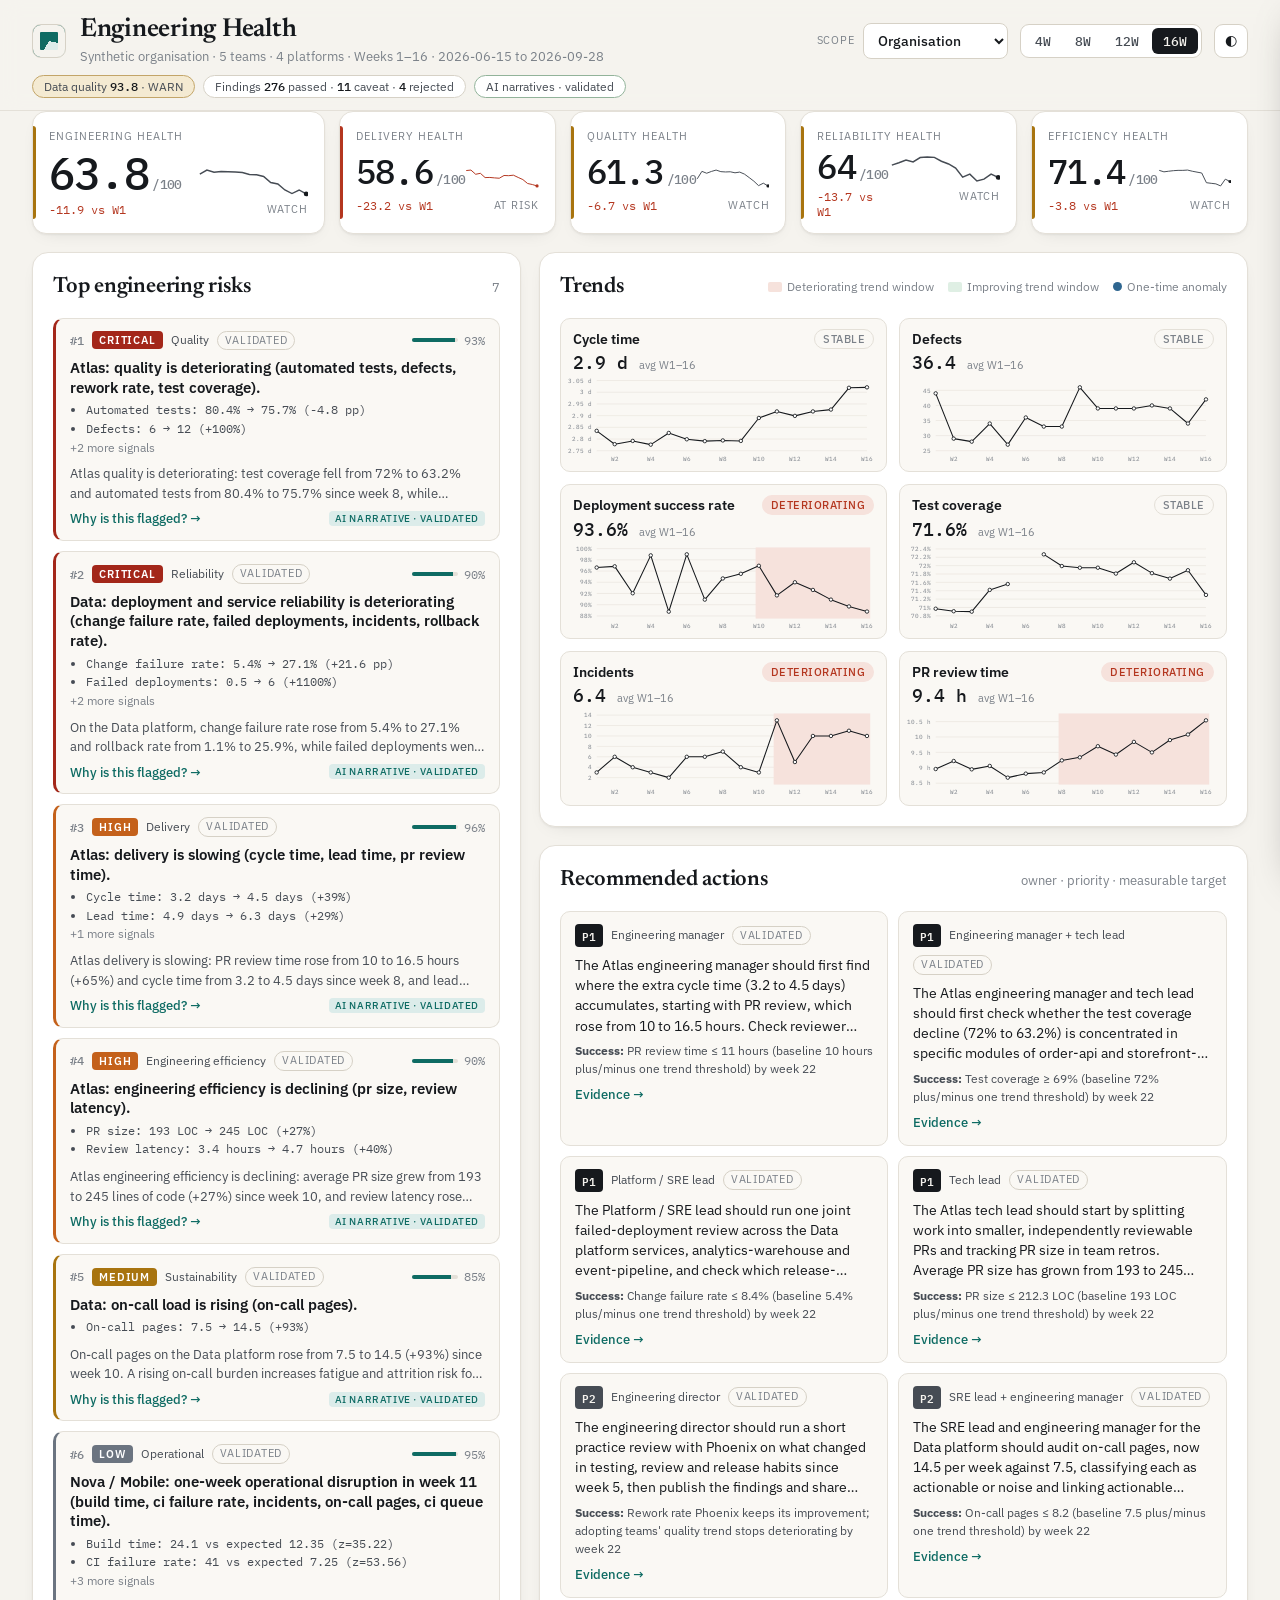
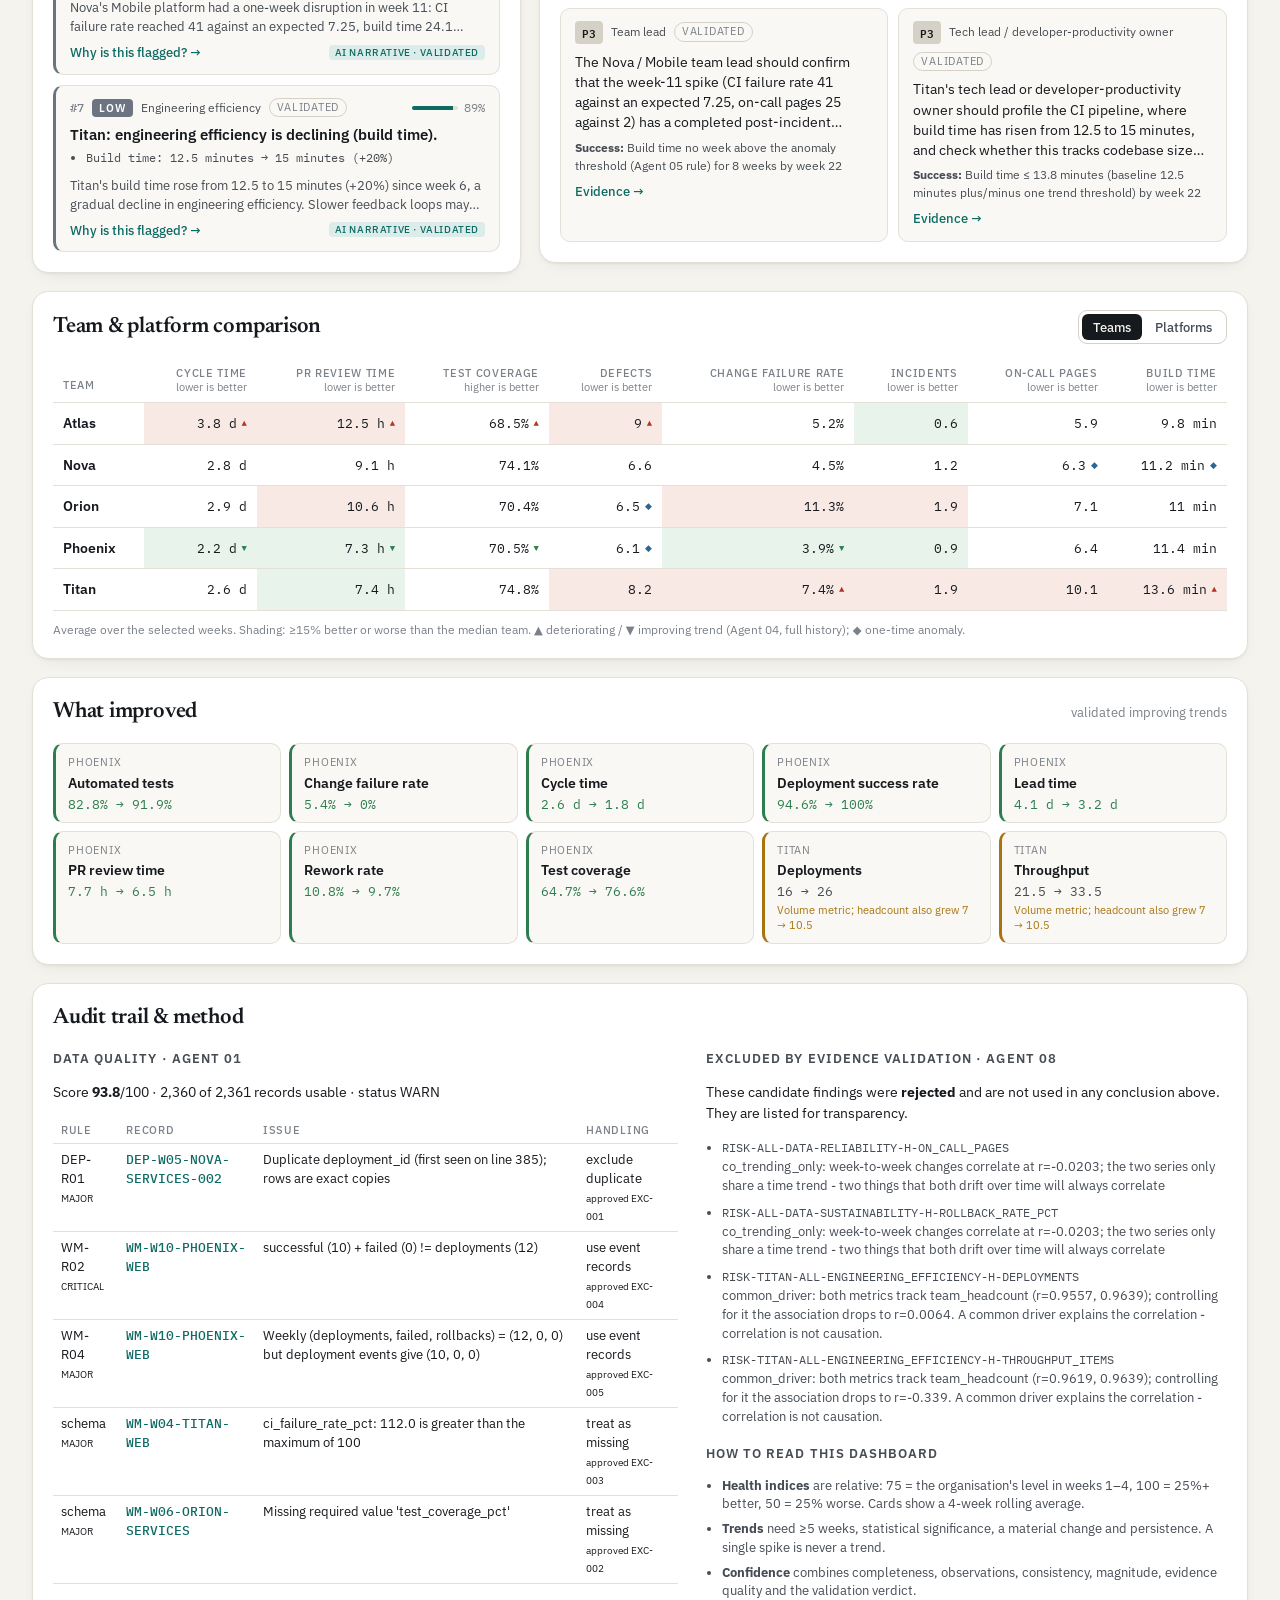
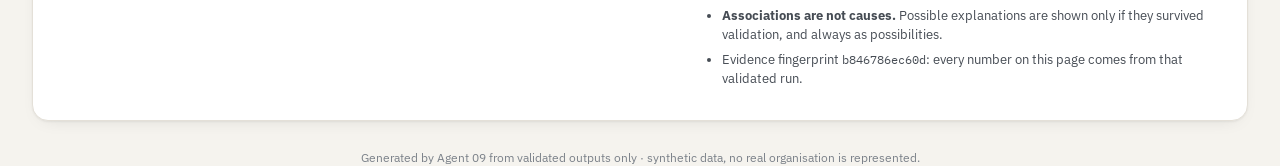
<file: dashboard/index.html>
<!doctype html>
<html lang="en">
<head>
  <meta charset="utf-8">
  <meta name="viewport" content="width=device-width, initial-scale=1">
  <title>Engineering Health</title>
  <meta name="description" content="Engineering Health Intelligence System - validated insights from synthetic engineering data.">
  <link rel="preconnect" href="https://fonts.googleapis.com">
  <link rel="preconnect" href="https://fonts.gstatic.com" crossorigin>
  <link href="https://fonts.googleapis.com/css2?family=IBM+Plex+Mono:wght@400;500&family=IBM+Plex+Sans:wght@400;500;600&family=Newsreader:opsz,wght@6..72,500;6..72,600&display=swap" rel="stylesheet">
  <link rel="stylesheet" href="css/dashboard.css">
  <script>try { var t = localStorage.getItem("ehis-theme"); if (t) document.documentElement.dataset.theme = t; } catch (e) {}</script>
</head>
<body>
  <header class="top">
    <div class="wrap top-inner">
      <div class="brand">
        <span class="mark" aria-hidden="true"></span>
        <div>
          <h1>Engineering Health</h1>
          <p class="sub">Synthetic organisation · 5 teams · 4 platforms · <span id="period-label"></span></p>
        </div>
      </div>
      <div class="controls">
        <label class="sel"><span>Scope</span><select id="scope-select" aria-label="Scope"></select></label>
        <div class="seg" role="group" aria-label="Time period">
          <button data-weeks="4">4W</button><button data-weeks="8">8W</button><button data-weeks="12">12W</button><button data-weeks="16">16W</button>
        </div>
        <button id="theme-toggle" class="icon" aria-label="Toggle light or dark theme" title="Toggle theme">◐</button>
      </div>
    </div>
    <div class="wrap status" id="status"></div>
  </header>

  <main class="wrap">
    <section aria-labelledby="kpi-h">
      <h2 id="kpi-h" class="sr">Key indicators</h2>
      <div class="kpis" id="kpis"></div>
    </section>

    <div class="grid-main">
      <section class="panel" aria-labelledby="risk-h">
        <div class="panel-head"><h2 id="risk-h">Top engineering risks</h2><span class="muted" id="risk-count"></span></div>
        <div id="risks" class="risks"></div>
      </section>
      <div class="stack">
        <section class="panel" aria-labelledby="trend-h">
          <div class="panel-head"><h2 id="trend-h">Trends</h2><div class="legend" id="trend-legend"></div></div>
          <div id="trends" class="trends"></div>
        </section>
        <section class="panel" aria-labelledby="rec-h">
          <div class="panel-head"><h2 id="rec-h">Recommended actions</h2><span class="muted">owner · priority · measurable target</span></div>
          <div id="recs" class="recs"></div>
        </section>
      </div>
    </div>

    <section class="panel" aria-labelledby="cmp-h">
      <div class="panel-head"><h2 id="cmp-h">Team &amp; platform comparison</h2>
        <div class="seg small" role="group" aria-label="Compare by"><button data-compare="team">Teams</button><button data-compare="platform">Platforms</button></div></div>
      <div id="compare" class="scroll-x"></div>
    </section>

    <section class="panel" aria-labelledby="imp-h">
      <div class="panel-head"><h2 id="imp-h">What improved</h2><span class="muted">validated improving trends</span></div>
      <div id="improved" class="improved"></div>
    </section>

    <section class="panel" id="audit-section" aria-labelledby="audit-h">
      <div class="panel-head"><h2 id="audit-h">Audit trail &amp; method</h2></div>
      <div id="audit" class="audit"></div>
    </section>

    <footer class="foot">Generated by Agent 09 from validated outputs only · synthetic data, no real organisation is represented.</footer>
  </main>

  <div id="scrim" class="scrim"></div>
  <aside id="drawer" class="drawer" aria-hidden="true" inert aria-labelledby="crumbs" role="dialog">
    <div class="drawer-head"><nav id="crumbs" class="crumbs" aria-label="Drill-down path"></nav>
      <button id="drawer-close" class="icon" aria-label="Close panel">✕</button></div>
    <div id="drawer-body" class="drawer-body"></div>
  </aside>

  <script src="data/dashboard_data.js?v=1167a51c5402"></script>
  <script src="js/model.js"></script>
  <script src="js/charts.js"></script>
  <script src="js/app.js"></script>
</body>
</html>
</file>
<file: dashboard/css/dashboard.css>
/* Engineering Health dashboard. Warm paper, ink, deep teal; editorial type; mono numerals. */
:root {
  --bg: #f5f3ee; --surface: #ffffff; --surface-2: #faf8f4; --line: #e4e0d8; --line-2: #d6d1c6;
  --ink: #16191d; --ink-2: #464c54; --ink-3: #7b8189;
  --accent: #0e6b63; --accent-soft: #dcecea;
  --bad: #b4361f; --bad-soft: #f6e2dc; --good: #2e7d4f; --good-soft: #dfefe4;
  --warn: #a8740f; --warn-soft: #f4ead2; --anom: #2f6690; --anom-soft: #dfe9f2;
  --crit: #a3271a; --high: #c4611b; --med: #a8740f; --low: #6b7480;
  --shadow: 0 1px 2px rgba(22, 25, 29, .05), 0 6px 20px -12px rgba(22, 25, 29, .18);
  --sans: "IBM Plex Sans", system-ui, -apple-system, "Segoe UI", sans-serif;
  --mono: "IBM Plex Mono", ui-monospace, "Cascadia Mono", Consolas, monospace;
  --serif: "Newsreader", Georgia, "Times New Roman", serif;
  color-scheme: light;
}
@media (prefers-color-scheme: dark) {
  :root:not([data-theme="light"]) {
    --bg: #111315; --surface: #181b1e; --surface-2: #1d2024; --line: #2a2e33; --line-2: #363b41;
    --ink: #ece9e3; --ink-2: #b9b6b0; --ink-3: #868a90;
    --accent: #45b3a6; --accent-soft: #173431;
    --bad: #e2715c; --bad-soft: #3a211c; --good: #6cc08d; --good-soft: #1b3324;
    --warn: #dcaa49; --warn-soft: #362c17; --anom: #7fb0d9; --anom-soft: #1b2a37;
    --crit: #ef7d6a; --high: #e8955a; --med: #dcaa49; --low: #9aa1aa;
    --shadow: 0 1px 2px rgba(0, 0, 0, .3), 0 8px 24px -14px rgba(0, 0, 0, .6);
    color-scheme: dark;
  }
}
:root[data-theme="dark"] {
  --bg: #111315; --surface: #181b1e; --surface-2: #1d2024; --line: #2a2e33; --line-2: #363b41;
  --ink: #ece9e3; --ink-2: #b9b6b0; --ink-3: #868a90;
  --accent: #45b3a6; --accent-soft: #173431;
  --bad: #e2715c; --bad-soft: #3a211c; --good: #6cc08d; --good-soft: #1b3324;
  --warn: #dcaa49; --warn-soft: #362c17; --anom: #7fb0d9; --anom-soft: #1b2a37;
  --crit: #ef7d6a; --high: #e8955a; --med: #dcaa49; --low: #9aa1aa;
  --shadow: 0 1px 2px rgba(0, 0, 0, .3), 0 8px 24px -14px rgba(0, 0, 0, .6);
  color-scheme: dark;
}

* { box-sizing: border-box; }
html, body { margin: 0; }
body { background: var(--bg); color: var(--ink); font: 14px/1.5 var(--sans); -webkit-font-smoothing: antialiased; }
.wrap { max-width: 1440px; margin: 0 auto; padding: 0 32px; }
h1, h2, h3 { margin: 0; font-weight: 600; letter-spacing: -.01em; }
h2 { font-family: var(--serif); font-size: 22px; font-weight: 600; }
h3 { font-size: 13px; text-transform: uppercase; letter-spacing: .08em; color: var(--ink-2); margin: 18px 0 8px; }
h2 small, h3 small { font-family: var(--sans); font-size: 12px; font-weight: 400; color: var(--ink-3); text-transform: none; letter-spacing: 0; }
.muted { color: var(--ink-3); font-size: 12.5px; }
.mono { font-family: var(--mono); font-size: 12px; }
.small { font-size: 11.5px; }
.sr { position: absolute; width: 1px; height: 1px; overflow: hidden; clip: rect(0 0 0 0); }
button { font: inherit; color: inherit; }
:focus-visible { outline: 2px solid var(--accent); outline-offset: 2px; }

/* ---------- header ---------- */
.top { position: sticky; top: env(safe-area-inset-top, 0px); z-index: 20; background: color-mix(in srgb, var(--bg) 92%, transparent); backdrop-filter: blur(10px); border-bottom: 1px solid var(--line); }
.top-inner { display: flex; align-items: center; justify-content: space-between; gap: 24px; padding-top: 16px; padding-bottom: 10px; flex-wrap: wrap; }
.brand { display: flex; align-items: center; gap: 14px; }
.mark { width: 34px; height: 34px; border-radius: 9px; background:
  conic-gradient(from 210deg, var(--accent) 0 70%, var(--accent-soft) 70% 100%); box-shadow: inset 0 0 0 7px var(--bg); border: 1px solid var(--line-2); }
.brand h1 { font-family: var(--serif); font-size: 26px; line-height: 1.1; }
.sub { margin: 2px 0 0; color: var(--ink-3); font-size: 12.5px; }
.controls { display: flex; gap: 12px; align-items: center; flex-wrap: wrap; }
.sel { display: flex; align-items: center; gap: 8px; font-size: 11px; text-transform: uppercase; letter-spacing: .08em; color: var(--ink-3); }
select { font: 500 13.5px var(--sans); color: var(--ink); background: var(--surface); border: 1px solid var(--line-2); border-radius: 8px; padding: 7px 30px 7px 10px; }
.seg { display: inline-flex; background: var(--surface); border: 1px solid var(--line-2); border-radius: 9px; padding: 3px; gap: 2px; }
.seg button { border: 0; background: transparent; padding: 5px 11px; border-radius: 6px; cursor: pointer; font: 500 12.5px var(--mono); color: var(--ink-2); }
.seg button[aria-pressed="true"] { background: var(--ink); color: var(--bg); }
.seg.small button { font-family: var(--sans); }
.icon { border: 1px solid var(--line-2); background: var(--surface); width: 34px; height: 34px; border-radius: 9px; cursor: pointer; }
.status { display: flex; gap: 8px; flex-wrap: wrap; padding-bottom: 12px; }
.badge { font: 12px var(--sans); border: 1px solid var(--line-2); background: var(--surface); color: var(--ink-2); border-radius: 999px; padding: 3px 11px; cursor: pointer; }
span.badge { cursor: default; }
.badge b { font-family: var(--mono); font-weight: 500; color: var(--ink); }
.badge.ok { border-color: color-mix(in srgb, var(--good) 45%, var(--line)); }
.badge.warn { border-color: color-mix(in srgb, var(--warn) 55%, var(--line)); background: var(--warn-soft); }

main { padding-top: 22px; padding-bottom: 40px; }

/* ---------- KPI cards ---------- */
.kpis { display: grid; grid-template-columns: minmax(0, 1.35fr) repeat(4, minmax(0, 1fr)); gap: 14px; }
.kpi { position: relative; min-width: 0; text-align: left; background: var(--surface); border: 1px solid var(--line); border-radius: 14px; padding: 16px 16px 14px; cursor: pointer;
  box-shadow: var(--shadow); display: grid; grid-template-columns: 1fr auto; grid-template-areas: "label label" "value spark" "delta band"; row-gap: 4px; transition: border-color .15s, transform .15s; }
.kpi:hover { border-color: var(--line-2); transform: translateY(-1px); }
.kpi::before { content: ""; position: absolute; left: 0; top: 14px; bottom: 14px; width: 3px; border-radius: 0 3px 3px 0; background: var(--ink-3); }
.kpi.b-healthy::before { background: var(--good); } .kpi.b-watch::before { background: var(--warn); } .kpi.b-at-risk::before { background: var(--bad); }
.kpi-label { grid-area: label; font-size: 11px; text-transform: uppercase; letter-spacing: .09em; color: var(--ink-3); }
.kpi-value { grid-area: value; font: 500 34px/1.05 var(--mono); letter-spacing: -.02em; }
.kpi.primary .kpi-value { font-size: 44px; }
.kpi-value small { font-size: 13px; color: var(--ink-3); margin-left: 3px; }
.kpi-delta { grid-area: delta; font: 12px var(--mono); color: var(--ink-3); }
.kpi-delta.up { color: var(--good); } .kpi-delta.down { color: var(--bad); }
.kpi-band { grid-area: band; justify-self: end; font-size: 10.5px; text-transform: uppercase; letter-spacing: .08em; color: var(--ink-3); }
.spark { grid-area: spark; width: 100%; max-width: 110px; min-width: 56px; height: 32px; align-self: end; }
.spark path { fill: none; stroke: var(--ink-2); stroke-width: 1.6; }
.spark circle { fill: var(--ink); }
.spark.b-at-risk path { stroke: var(--bad); } .spark.b-at-risk circle { fill: var(--bad); }
.spark.b-healthy path { stroke: var(--good); } .spark.b-healthy circle { fill: var(--good); }

/* ---------- panels ---------- */
.grid-main { display: grid; grid-template-columns: minmax(0, 1fr) minmax(0, 1.45fr); gap: 18px; margin-top: 18px; }
.grid-two { display: grid; grid-template-columns: minmax(0, 1.45fr) minmax(0, 1fr); gap: 18px; }
.panel { background: var(--surface); border: 1px solid var(--line); border-radius: 16px; padding: 18px 20px 20px; box-shadow: var(--shadow); margin-top: 18px; min-width: 0; }
.grid-main .panel, .grid-two .panel { margin-top: 0; }
.stack { display: flex; flex-direction: column; gap: 18px; min-width: 0; }
.recs { display: grid; grid-template-columns: repeat(2, minmax(0, 1fr)); gap: 10px; }
@media (max-width: 900px) { .recs { grid-template-columns: minmax(0, 1fr); } }
.grid-two { margin-top: 18px; }
.panel-head { display: flex; align-items: baseline; justify-content: space-between; gap: 12px; margin-bottom: 14px; flex-wrap: wrap; }

/* ---------- chips ---------- */
.chip { display: inline-block; font: 500 10.5px var(--sans); letter-spacing: .05em; text-transform: uppercase; padding: 2px 8px; border-radius: 999px; background: var(--surface-2); color: var(--ink-3); border: 1px solid var(--line); white-space: nowrap; }
.chip.c-deteriorating { background: var(--bad-soft); color: var(--bad); border-color: transparent; }
.chip.c-improving { background: var(--good-soft); color: var(--good); border-color: transparent; }
.chip.c-one-time-anomaly { background: var(--anom-soft); color: var(--anom); border-color: transparent; }
.chip.c-volatile { background: var(--warn-soft); color: var(--warn); border-color: transparent; }
.sev { font: 600 10.5px var(--sans); letter-spacing: .08em; padding: 2px 7px; border-radius: 4px; color: #fff; }
.sev.s-critical { background: var(--crit); } .sev.s-high { background: var(--high); } .sev.s-medium { background: var(--med); } .sev.s-low { background: var(--low); }
.cat { font-size: 12px; color: var(--ink-2); }
.verdict { font-size: 10.5px; text-transform: uppercase; letter-spacing: .07em; padding: 1px 7px; border-radius: 999px; border: 1px solid var(--line-2); color: var(--ink-3); }
.verdict.warn { border-color: var(--warn); color: var(--warn); background: var(--warn-soft); }
.conf { display: inline-flex; align-items: center; gap: 6px; font: 11.5px var(--mono); color: var(--ink-3); }
.conf-bar { width: 46px; height: 4px; background: var(--line); border-radius: 2px; overflow: hidden; }
.conf-bar i { display: block; height: 100%; background: var(--accent); }
.ai { font: 500 10px var(--sans); letter-spacing: .06em; text-transform: uppercase; color: var(--accent); background: var(--accent-soft); padding: 1px 6px; border-radius: 4px; white-space: nowrap; }
.link { background: none; border: 0; padding: 0; color: var(--accent); cursor: pointer; font-size: 12.5px; font-weight: 500; text-align: left; }
.link:hover { text-decoration: underline; }
.link.strong { color: var(--ink); font-weight: 600; font-size: 13.5px; }
.empty { color: var(--ink-3); font-style: italic; }

/* ---------- risks ---------- */
.risks { display: flex; flex-direction: column; gap: 10px; }
.risk { border: 1px solid var(--line); border-left: 3px solid var(--low); border-radius: 10px; padding: 12px 14px; background: var(--surface-2); }
.risk.s-critical { border-left-color: var(--crit); } .risk.s-high { border-left-color: var(--high); } .risk.s-medium { border-left-color: var(--med); }
.risk header, .rec header { display: flex; align-items: center; gap: 8px; flex-wrap: wrap; }
.rank { font: 500 12px var(--mono); color: var(--ink-3); }
.risk .conf { margin-left: auto; }
.risk h3 { font-family: var(--sans); text-transform: none; letter-spacing: 0; font-size: 14.5px; color: var(--ink); margin: 8px 0 4px; line-height: 1.35; }
.nar { margin: 4px 0 6px; color: var(--ink-2); font-size: 13px; }
.nar.clamp { display: -webkit-box; -webkit-line-clamp: 2; -webkit-box-orient: vertical; overflow: hidden; }
.ev { margin: 4px 0 8px; padding-left: 16px; font: 12px/1.55 var(--mono); color: var(--ink-2); }
.ev .more { list-style: none; margin-left: -16px; font-family: var(--sans); color: var(--ink-3); font-size: 11.5px; }
.risk-foot { display: flex; justify-content: space-between; align-items: center; gap: 8px; }

/* ---------- trends ---------- */
.trends { display: grid; grid-template-columns: repeat(2, minmax(0, 1fr)); gap: 12px; }
.trend-card { border: 1px solid var(--line); border-radius: 10px; padding: 10px 12px 6px; background: var(--surface-2); min-width: 0; }
.trend-head { display: flex; justify-content: space-between; align-items: center; gap: 8px; }
.trend-value { font: 500 18px var(--mono); margin-top: 2px; }
.trend-value small { font: 11px var(--sans); color: var(--ink-3); }
.legend { display: flex; gap: 14px; flex-wrap: wrap; font-size: 11.5px; color: var(--ink-3); }
.legend span { display: inline-flex; align-items: center; gap: 5px; }
.lg { display: inline-block; width: 14px; height: 3px; border-radius: 2px; background: var(--ink); }
.lg.ref { background: repeating-linear-gradient(90deg, var(--ink-3) 0 3px, transparent 3px 6px); }
.lg.bad { height: 10px; background: var(--bad-soft); } .lg.good { height: 10px; background: var(--good-soft); }
.lg.anomaly { width: 9px; height: 9px; border-radius: 50%; background: var(--anom); }
.chart { width: 100%; height: auto; display: block; overflow: visible; }
.chart .grid { stroke: var(--line); stroke-width: 1; }
.chart .axis { fill: var(--ink-3); font: 10.5px var(--mono); }
.chart .line { fill: none; stroke: var(--ink); stroke-width: 2; stroke-linejoin: round; stroke-linecap: round; }
.chart .line.ref { stroke: var(--ink-3); stroke-width: 1.3; }
.chart .line.dashed { stroke-dasharray: 4 4; }
.chart .band.bad { fill: var(--bad-soft); } .chart .band.good { fill: var(--good-soft); }
.chart .pt { cursor: pointer; }
.chart .pt circle { fill: var(--surface); stroke: var(--ink); stroke-width: 1.6; }
.chart .pt .hit { fill: transparent; stroke: none; }
.chart .pt:hover circle:first-child, .chart .pt:focus circle:first-child { fill: var(--accent); stroke: var(--accent); }
.chart .pt.anomaly circle:first-child { fill: var(--anom); stroke: var(--surface); stroke-width: 2; }
.chart .pt.selected circle:first-child { fill: var(--accent); }
.chart .pt:focus { outline: none; }
.chart .tip { font: 500 11px var(--mono); fill: var(--ink); paint-order: stroke; stroke: var(--surface); stroke-width: 4px; }

/* ---------- compare ---------- */
.scroll-x { overflow-x: auto; }
.cmp { width: 100%; border-collapse: collapse; font-size: 13px; }
.cmp th, .cmp td { padding: 0; border-bottom: 1px solid var(--line); text-align: right; }
.cmp thead th { font: 500 11px var(--sans); text-transform: uppercase; letter-spacing: .06em; color: var(--ink-3); padding: 8px 10px; vertical-align: bottom; }
.cmp thead th small { display: block; text-transform: none; letter-spacing: 0; font-size: 10.5px; color: var(--ink-3); font-weight: 400; }
.cmp th[scope="row"], .cmp thead th:first-child { text-align: left; padding: 10px 10px; }
.cell { width: 100%; background: none; border: 0; padding: 10px; text-align: right; font: 13px var(--mono); cursor: pointer; }
.cell:hover { background: var(--surface-2); }
td.worse { background: color-mix(in srgb, var(--bad-soft) 75%, transparent); }
td.better { background: color-mix(in srgb, var(--good-soft) 75%, transparent); }
.ar { font-style: normal; font-size: 9px; margin-left: 5px; vertical-align: 2px; }
.ar.bad { color: var(--bad); } .ar.good { color: var(--good); } .ar.anom { color: var(--anom); }
.note { font-size: 11.5px; color: var(--ink-3); margin: 10px 0 0; }

/* ---------- recommendations / improved ---------- */
.rec { border: 1px solid var(--line); border-radius: 10px; padding: 12px 14px; background: var(--surface-2); }
.prio { font: 600 11px var(--mono); padding: 2px 7px; border-radius: 4px; background: var(--ink); color: var(--bg); }
.rec.p-p2 .prio { background: var(--ink-2); } .rec.p-p3 .prio { background: var(--line-2); color: var(--ink); }
.owner { font-size: 12px; color: var(--ink-2); }
.action { margin: 8px 0 6px; font-size: 13.5px; display: -webkit-box; -webkit-line-clamp: 4; -webkit-box-orient: vertical; overflow: hidden; }
.measure { margin: 0 0 6px; font-size: 12px; color: var(--ink-2); }
.improved { display: grid; grid-template-columns: repeat(auto-fill, minmax(190px, 1fr)); gap: 8px; }
.imp { text-align: left; border: 1px solid var(--line); border-left: 3px solid var(--good); border-radius: 10px; background: var(--surface-2); padding: 10px 12px; cursor: pointer; display: flex; flex-direction: column; gap: 2px; }
.imp:hover { border-color: var(--line-2); }
.imp-scope { font-size: 11px; text-transform: uppercase; letter-spacing: .07em; color: var(--ink-3); }
.imp-metric { font-weight: 600; }
.imp-val { font: 12.5px var(--mono); color: var(--good); }
.imp.ctx { border-left-color: var(--warn); }
.imp.ctx .imp-val { color: var(--ink-2); }
.imp-note { font-size: 11px; color: var(--warn); line-height: 1.35; margin-top: 2px; }

/* ---------- audit ---------- */
.audit { display: grid; grid-template-columns: minmax(0, 1.2fr) minmax(0, 1fr); gap: 28px; }
.audit h3:first-child { margin-top: 0; }
.audit-col { min-width: 0; overflow-x: auto; }
.audit .mono, .rejected .mono, .drawer-body .mono { overflow-wrap: anywhere; }
.rejected { padding-left: 16px; font-size: 12.5px; color: var(--ink-2); }
.rejected li { margin-bottom: 8px; }
.method { padding-left: 16px; font-size: 12.5px; color: var(--ink-2); }
.method li { margin-bottom: 6px; }
table.mini { width: 100%; border-collapse: collapse; font-size: 12.5px; }
table.mini th, table.mini td { text-align: left; padding: 6px 8px; border-bottom: 1px solid var(--line); vertical-align: top; }
table.mini thead th { font: 500 10.5px var(--sans); text-transform: uppercase; letter-spacing: .07em; color: var(--ink-3); }
table.mini tbody th { font-weight: 500; color: var(--ink-2); width: 40%; }
table.click tbody tr { cursor: pointer; }
table.click tbody tr:hover, table.click tbody tr:focus { background: var(--surface-2); outline: none; }
tr.hl td { background: var(--bad-soft); }
.dq { font: 500 10px var(--sans); text-transform: uppercase; letter-spacing: .05em; color: var(--warn); background: var(--warn-soft); padding: 1px 6px; border-radius: 4px; white-space: nowrap; }
.score { font: 500 12px var(--mono); padding: 1px 6px; border-radius: 4px; }
.score.b-at-risk { background: var(--bad-soft); color: var(--bad); } .score.b-healthy { background: var(--good-soft); color: var(--good); } .score.b-watch { background: var(--warn-soft); color: var(--warn); }

/* ---------- drawer ---------- */
.scrim { position: fixed; inset: 0; background: rgba(17, 19, 21, .32); opacity: 0; pointer-events: none; transition: opacity .2s; z-index: 30; }
.drawer { position: fixed; top: 0; right: 0; bottom: 0; width: min(640px, 100vw); background: var(--surface); border-left: 1px solid var(--line); box-shadow: -18px 0 40px -24px rgba(0, 0, 0, .4);
  transform: translateX(102%); transition: transform .22s ease; z-index: 40; display: flex; flex-direction: column; }
.drawer.open { transform: none; }
.drawer.open ~ .scrim, body:has(.drawer.open) .scrim { opacity: 1; pointer-events: auto; }
.drawer-head { display: flex; justify-content: space-between; align-items: center; gap: 10px; padding: 14px 20px; border-bottom: 1px solid var(--line); }
.crumbs { display: flex; flex-wrap: wrap; align-items: center; gap: 6px; font-size: 12.5px; color: var(--ink-2); }
.crumbs .sep { color: var(--ink-3); }
.crumbs [aria-current] { font-weight: 600; color: var(--ink); }
.drawer-body { padding: 18px 22px 40px; overflow-y: auto; }
.drawer-body h2 { font-size: 24px; margin-bottom: 6px; }
.lead { font-size: 15px; margin: 6px 0 10px; }
.big { font: 500 40px var(--mono); margin: 6px 0; }
.kv { display: flex; flex-wrap: wrap; gap: 10px; align-items: center; margin: 6px 0 12px; }
.callout { border: 1px solid var(--line); border-left: 3px solid var(--accent); background: var(--surface-2); border-radius: 8px; padding: 10px 12px; margin: 10px 0; font-size: 13px; }
.callout.anomaly-c { border-left-color: var(--anom); }
.callout.warn-c { border-left-color: var(--warn); background: var(--warn-soft); }
.two { display: grid; grid-template-columns: 1fr 1fr; gap: 16px; }
.vals { display: flex; flex-wrap: wrap; gap: 6px; }
.vals span { display: flex; flex-direction: column; border: 1px solid var(--line); border-radius: 6px; padding: 4px 8px; font: 12px var(--mono); }
.vals small { font: 10px var(--sans); color: var(--ink-3); text-transform: uppercase; }
.expl { padding-left: 16px; font-size: 13px; }
.expl li { margin-bottom: 8px; }
.trace { list-style: none; padding: 0; margin: 0; border-left: 2px solid var(--accent); }
.trace li { position: relative; display: grid; grid-template-columns: 120px 1fr; gap: 10px; padding: 6px 0 6px 16px; font-size: 13px; }
.trace li::before { content: ""; position: absolute; left: -6px; top: 12px; width: 10px; height: 10px; border-radius: 50%; background: var(--surface); border: 2px solid var(--accent); }
.trace span { color: var(--ink-3); font-size: 11.5px; text-transform: uppercase; letter-spacing: .06em; padding-top: 2px; }
.trace b { font-weight: 500; word-break: break-word; }
.fatal { border-color: var(--bad); }
.fatal code { font-family: var(--mono); background: var(--surface-2); padding: 1px 5px; border-radius: 4px; }
.foot { color: var(--ink-3); font-size: 11.5px; text-align: center; margin-top: 28px; }

/* Digits line up in columns everywhere numbers are compared. */
.mono, .kpi-value, .kpi-delta, .trend-value, .cell, .big, .conf, table.mini td, .vals span, .imp-val, .ev { font-variant-numeric: tabular-nums; }
@media (prefers-reduced-motion: reduce) {
  *, *::before, *::after { transition: none !important; animation: none !important; scroll-behavior: auto !important; }
}

/* ---------- responsive ---------- */
@media (max-width: 1180px) {
  .kpis { grid-template-columns: repeat(3, minmax(0, 1fr)); }
  .kpi.primary { grid-column: span 3; }
  .grid-main, .grid-two, .audit { grid-template-columns: 1fr; }
}
@media (max-width: 640px) {
  .wrap { padding: 0 16px; }
  .top { position: static; }
  .kpis { grid-template-columns: repeat(2, minmax(0, 1fr)); }
  .kpi.primary { grid-column: span 2; }
  .kpi-value { font-size: 28px; }
  .kpi.primary .kpi-value { font-size: 36px; }
  .brand h1 { font-size: 22px; }
  .trends, .two { grid-template-columns: 1fr; }
  .controls { width: 100%; }
  .trace li { grid-template-columns: 1fr; gap: 2px; }
}
@media (max-width: 420px) {
  .kpis { grid-template-columns: minmax(0, 1fr); }
  .kpi.primary { grid-column: auto; }
  .panel { padding: 14px; }
}
</file>
